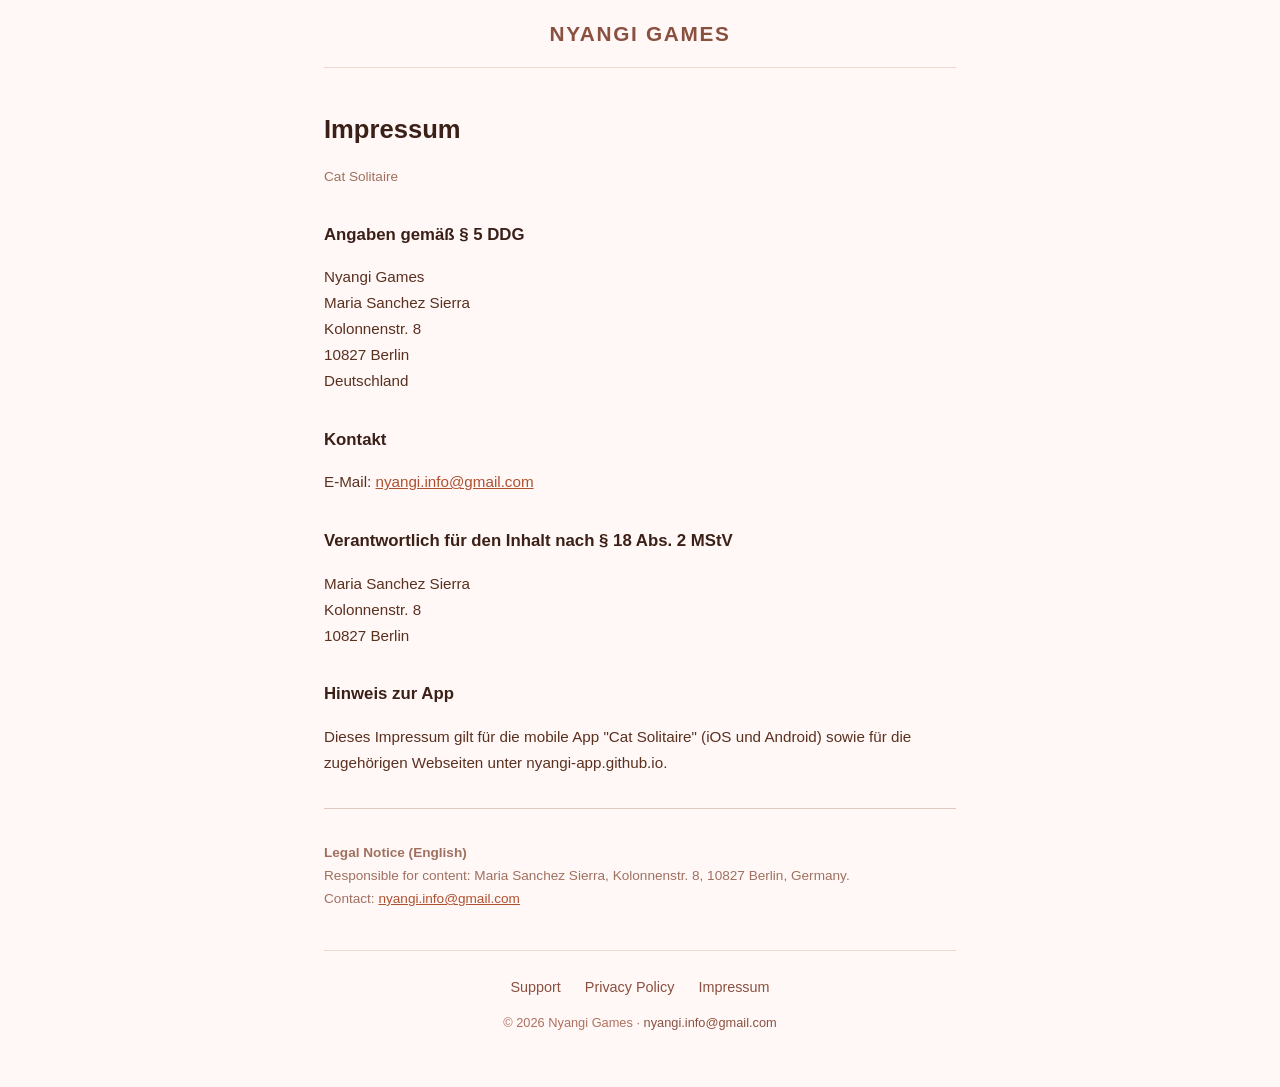
<file: impressum/index.html>
<!DOCTYPE html>
<html lang="de">
<head>
    <meta charset="UTF-8">
    <meta name="viewport" content="width=device-width, initial-scale=1.0">
    <title>Impressum – Cat Solitaire</title>
    <link rel="icon" href="../favicon.ico">
    <link rel="stylesheet" href="../shared.css">
    <script src="../components.js" defer></script>
</head>
<body>
    <h1>Impressum</h1>
    <p class="meta">Cat Solitaire</p>

    <h2>Angaben gemäß § 5 DDG</h2>
    <p>
        Nyangi Games<br>
        Maria Sanchez Sierra<br>
        Kolonnenstr. 8<br>
        10827 Berlin<br>
        Deutschland
    </p>

    <h2>Kontakt</h2>
    <p>
        E-Mail: <a href="mailto:nyangi.info@gmail.com">nyangi.info@gmail.com</a>
    </p>

    <h2>Verantwortlich für den Inhalt nach § 18 Abs. 2 MStV</h2>
    <p>
        Maria Sanchez Sierra<br>
        Kolonnenstr. 8<br>
        10827 Berlin
    </p>

    <h2>Hinweis zur App</h2>
    <p>
        Dieses Impressum gilt für die mobile App "Cat Solitaire" (iOS und Android) sowie für die zugehörigen Webseiten unter nyangi-app.github.io.
    </p>

    <hr style="border:none; border-top:1px solid #e0c8c0; margin:32px 0;">

    <p class="meta">
        <strong>Legal Notice (English)</strong><br>
        Responsible for content: Maria Sanchez Sierra, Kolonnenstr. 8, 10827 Berlin, Germany.<br>
        Contact: <a href="mailto:nyangi.info@gmail.com">nyangi.info@gmail.com</a>
    </p>
</body>
</html>
</file>
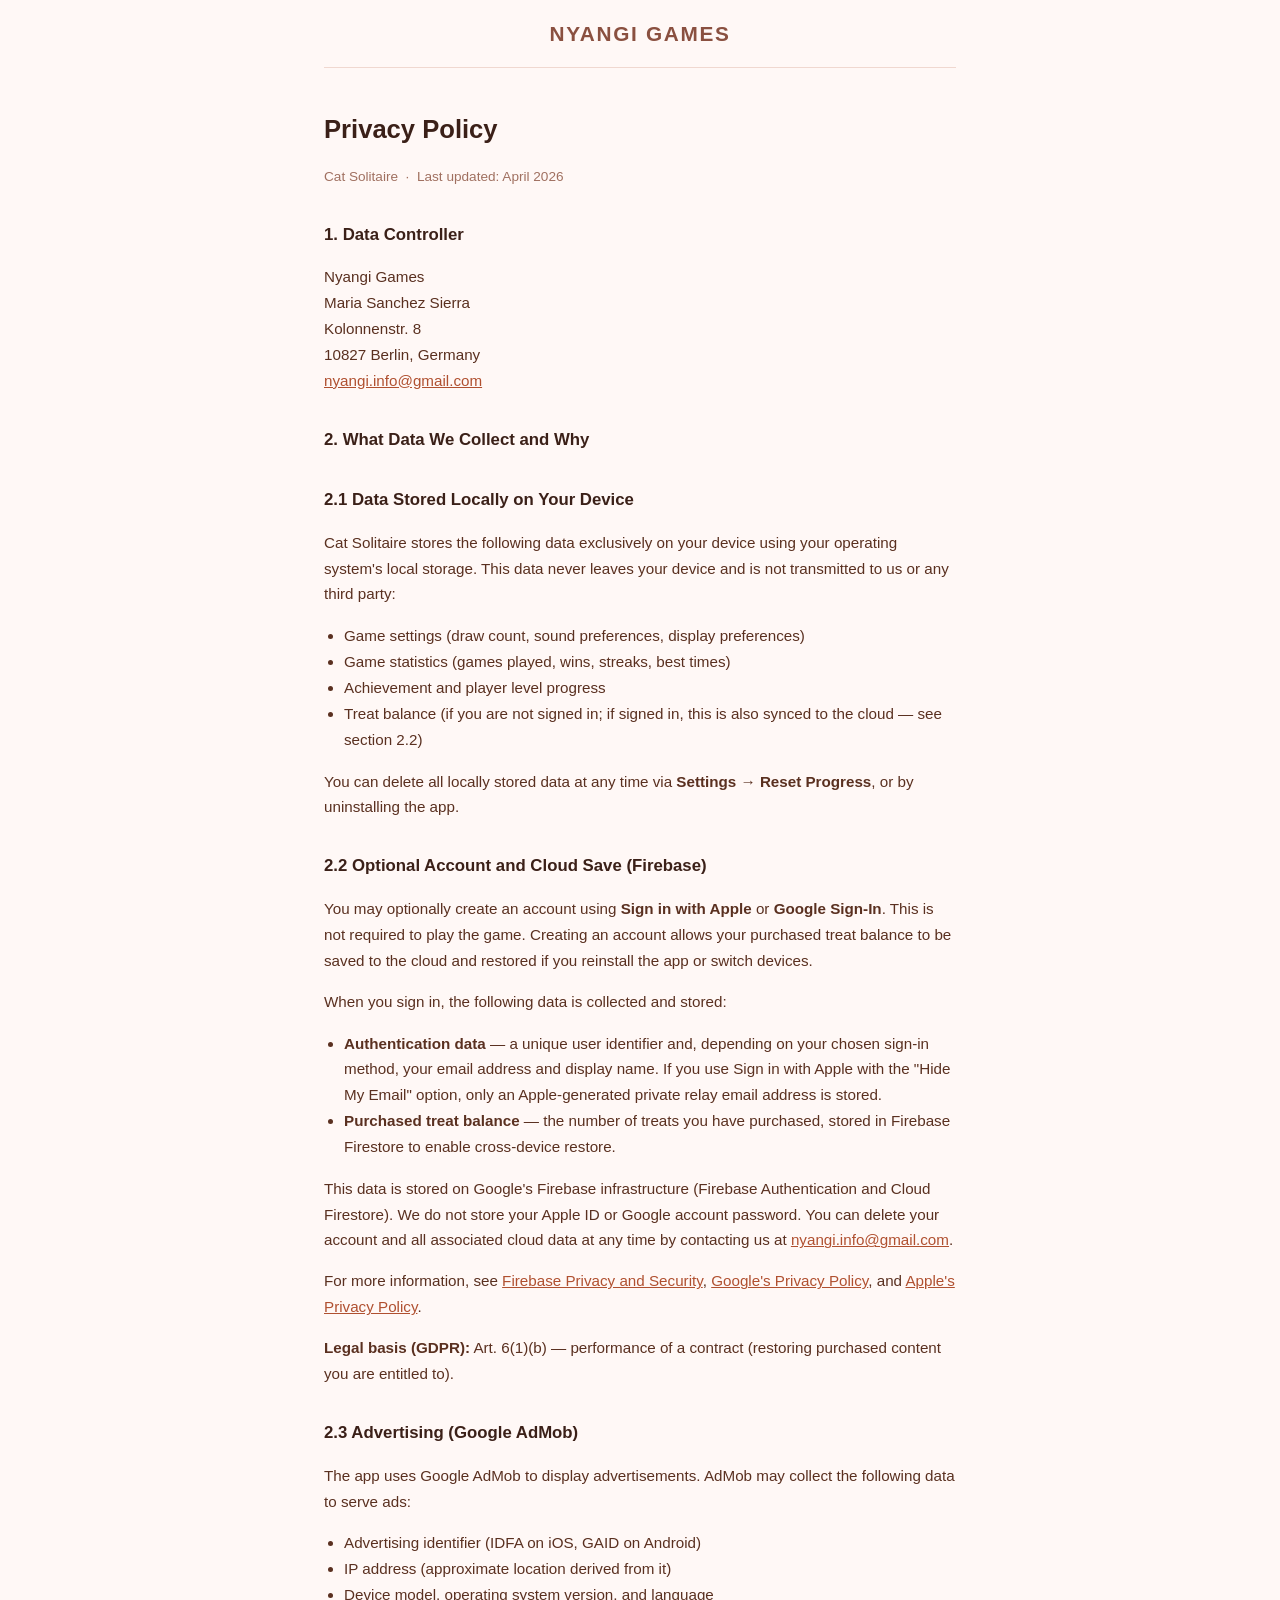
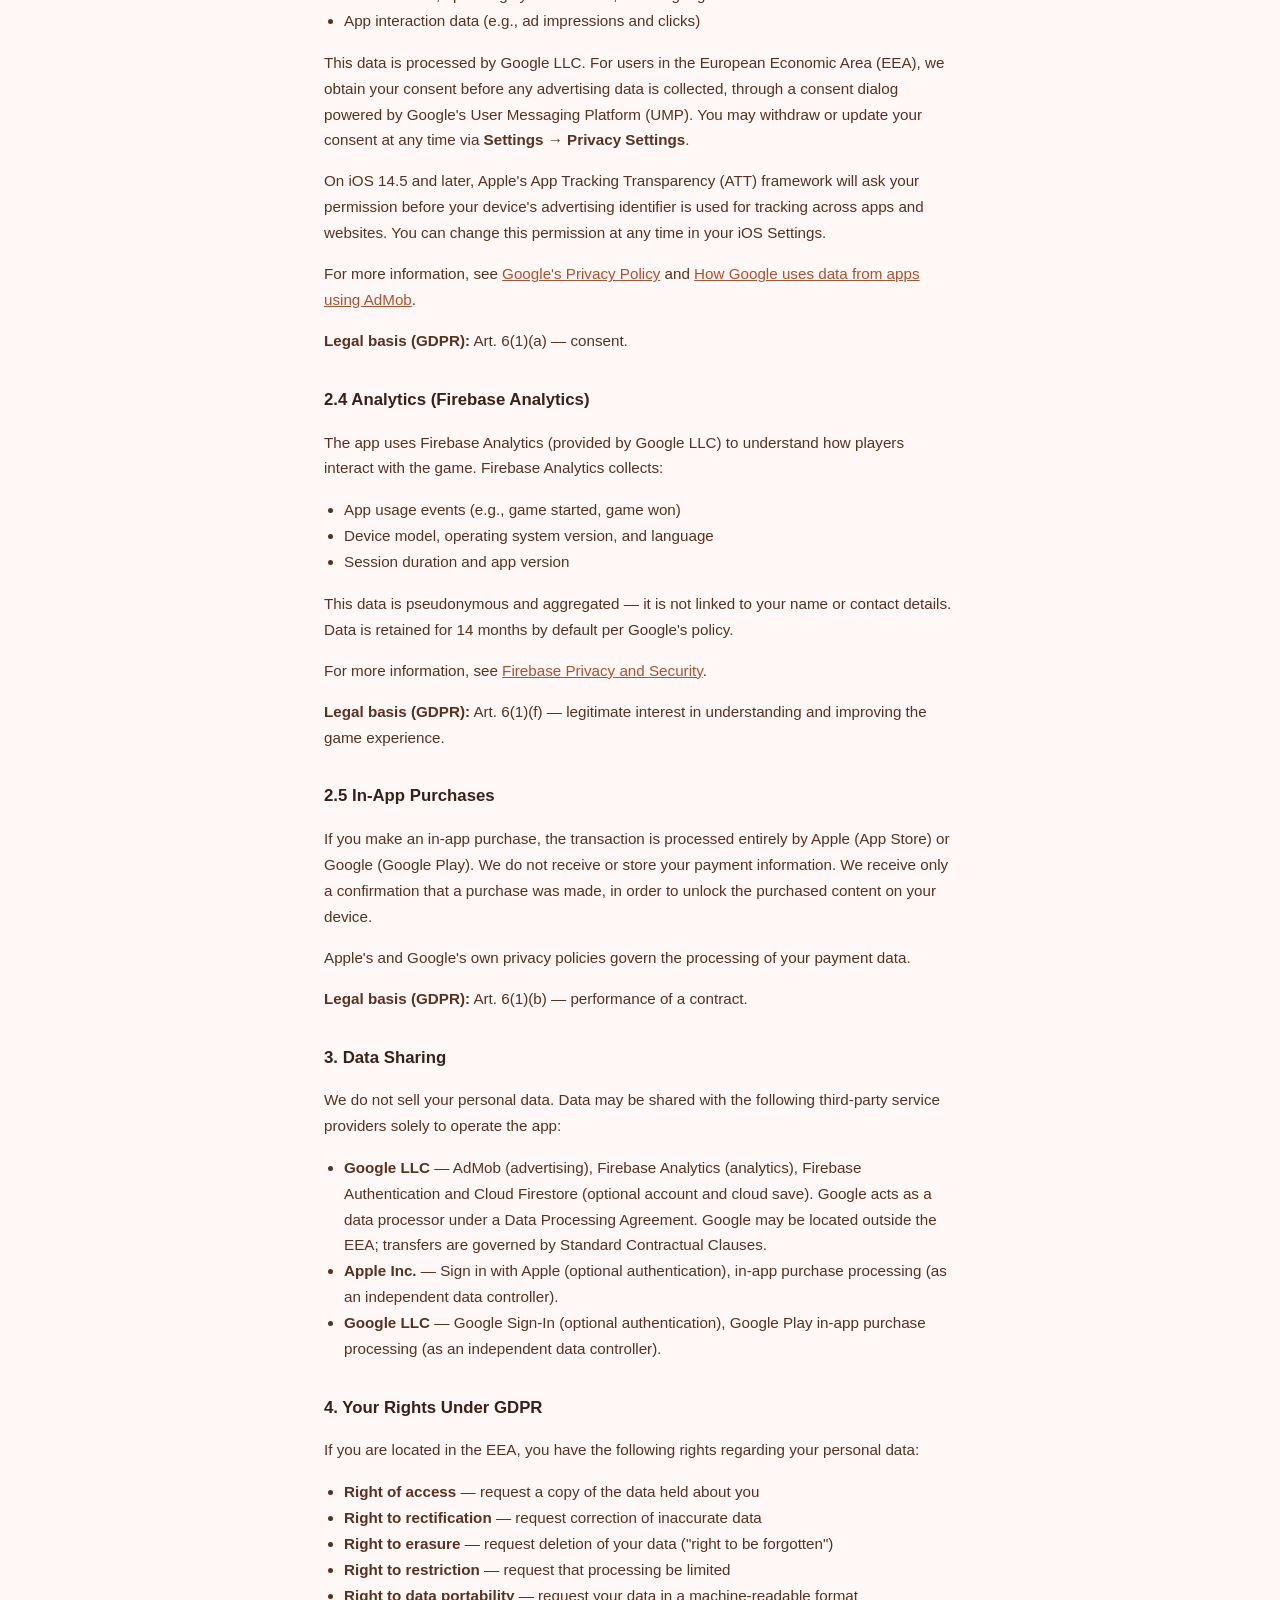
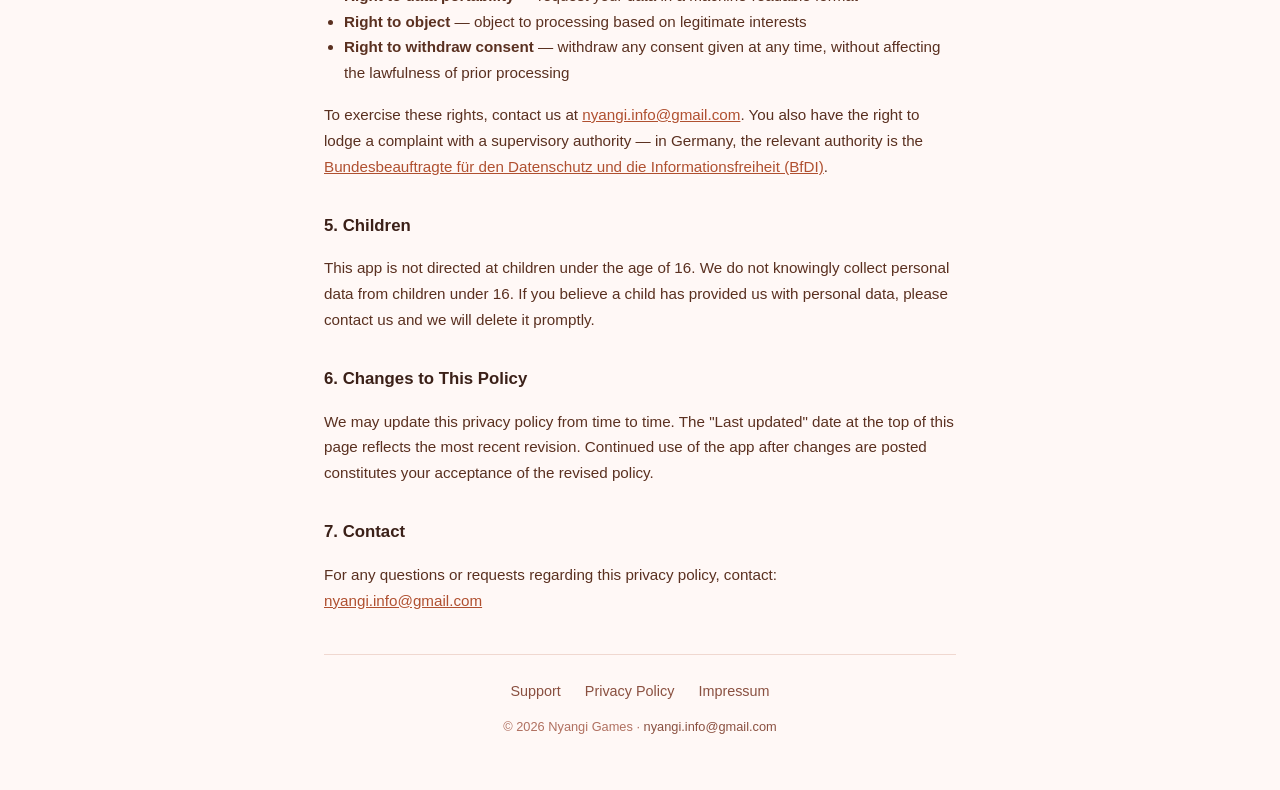
<file: privacy/index.html>
<!DOCTYPE html>
<html lang="en">
<head>
    <meta charset="UTF-8">
    <meta name="viewport" content="width=device-width, initial-scale=1.0">
    <title>Privacy Policy – Cat Solitaire</title>
    <link rel="icon" href="../favicon.ico">
    <link rel="stylesheet" href="../shared.css">
    <script src="../components.js" defer></script>
</head>
<body>
    <h1>Privacy Policy</h1>
    <p class="meta">Cat Solitaire &nbsp;·&nbsp; Last updated: April 2026</p>

    <h2>1. Data Controller</h2>
    <p>
        Nyangi Games<br>
        Maria Sanchez Sierra<br>
        Kolonnenstr. 8<br>
        10827 Berlin, Germany<br>
        <a href="mailto:nyangi.info@gmail.com">nyangi.info@gmail.com</a>
    </p>

    <h2>2. What Data We Collect and Why</h2>

    <h2>2.1 Data Stored Locally on Your Device</h2>
    <p>
        Cat Solitaire stores the following data exclusively on your device using your operating system's local storage. This data never leaves your device and is not transmitted to us or any third party:
    </p>
    <ul>
        <li>Game settings (draw count, sound preferences, display preferences)</li>
        <li>Game statistics (games played, wins, streaks, best times)</li>
        <li>Achievement and player level progress</li>
        <li>Treat balance (if you are not signed in; if signed in, this is also synced to the cloud — see section 2.2)</li>
    </ul>
    <p>
        You can delete all locally stored data at any time via <strong>Settings → Reset Progress</strong>, or by uninstalling the app.
    </p>

    <h2>2.2 Optional Account and Cloud Save (Firebase)</h2>
    <p>
        You may optionally create an account using <strong>Sign in with Apple</strong> or <strong>Google Sign-In</strong>. This is not required to play the game. Creating an account allows your purchased treat balance to be saved to the cloud and restored if you reinstall the app or switch devices.
    </p>
    <p>When you sign in, the following data is collected and stored:</p>
    <ul>
        <li><strong>Authentication data</strong> — a unique user identifier and, depending on your chosen sign-in method, your email address and display name. If you use Sign in with Apple with the "Hide My Email" option, only an Apple-generated private relay email address is stored.</li>
        <li><strong>Purchased treat balance</strong> — the number of treats you have purchased, stored in Firebase Firestore to enable cross-device restore.</li>
    </ul>
    <p>
        This data is stored on Google's Firebase infrastructure (Firebase Authentication and Cloud Firestore). We do not store your Apple ID or Google account password. You can delete your account and all associated cloud data at any time by contacting us at <a href="mailto:nyangi.info@gmail.com">nyangi.info@gmail.com</a>.
    </p>
    <p>
        For more information, see <a href="https://firebase.google.com/support/privacy" target="_blank" rel="noopener">Firebase Privacy and Security</a>, <a href="https://policies.google.com/privacy" target="_blank" rel="noopener">Google's Privacy Policy</a>, and <a href="https://www.apple.com/legal/privacy/" target="_blank" rel="noopener">Apple's Privacy Policy</a>.
    </p>
    <p>
        <strong>Legal basis (GDPR):</strong> Art. 6(1)(b) — performance of a contract (restoring purchased content you are entitled to).
    </p>

    <h2>2.3 Advertising (Google AdMob)</h2>
    <p>
        The app uses Google AdMob to display advertisements. AdMob may collect the following data to serve ads:
    </p>
    <ul>
        <li>Advertising identifier (IDFA on iOS, GAID on Android)</li>
        <li>IP address (approximate location derived from it)</li>
        <li>Device model, operating system version, and language</li>
        <li>App interaction data (e.g., ad impressions and clicks)</li>
    </ul>
    <p>
        This data is processed by Google LLC. For users in the European Economic Area (EEA), we obtain your consent before any advertising data is collected, through a consent dialog powered by Google's User Messaging Platform (UMP). You may withdraw or update your consent at any time via <strong>Settings → Privacy Settings</strong>.
    </p>
    <p>
        On iOS 14.5 and later, Apple's App Tracking Transparency (ATT) framework will ask your permission before your device's advertising identifier is used for tracking across apps and websites. You can change this permission at any time in your iOS Settings.
    </p>
    <p>
        For more information, see <a href="https://policies.google.com/privacy" target="_blank" rel="noopener">Google's Privacy Policy</a> and <a href="https://support.google.com/admob/answer/6128543" target="_blank" rel="noopener">How Google uses data from apps using AdMob</a>.
    </p>
    <p>
        <strong>Legal basis (GDPR):</strong> Art. 6(1)(a) — consent.
    </p>

    <h2>2.4 Analytics (Firebase Analytics)</h2>
    <p>
        The app uses Firebase Analytics (provided by Google LLC) to understand how players interact with the game. Firebase Analytics collects:
    </p>
    <ul>
        <li>App usage events (e.g., game started, game won)</li>
        <li>Device model, operating system version, and language</li>
        <li>Session duration and app version</li>
    </ul>
    <p>
        This data is pseudonymous and aggregated — it is not linked to your name or contact details. Data is retained for 14 months by default per Google's policy.
    </p>
    <p>
        For more information, see <a href="https://firebase.google.com/support/privacy" target="_blank" rel="noopener">Firebase Privacy and Security</a>.
    </p>
    <p>
        <strong>Legal basis (GDPR):</strong> Art. 6(1)(f) — legitimate interest in understanding and improving the game experience.
    </p>

    <h2>2.5 In-App Purchases</h2>
    <p>
        If you make an in-app purchase, the transaction is processed entirely by Apple (App Store) or Google (Google Play). We do not receive or store your payment information. We receive only a confirmation that a purchase was made, in order to unlock the purchased content on your device.
    </p>
    <p>
        Apple's and Google's own privacy policies govern the processing of your payment data.
    </p>
    <p>
        <strong>Legal basis (GDPR):</strong> Art. 6(1)(b) — performance of a contract.
    </p>

    <h2>3. Data Sharing</h2>
    <p>
        We do not sell your personal data. Data may be shared with the following third-party service providers solely to operate the app:
    </p>
    <ul>
        <li><strong>Google LLC</strong> — AdMob (advertising), Firebase Analytics (analytics), Firebase Authentication and Cloud Firestore (optional account and cloud save). Google acts as a data processor under a Data Processing Agreement. Google may be located outside the EEA; transfers are governed by Standard Contractual Clauses.</li>
        <li><strong>Apple Inc.</strong> — Sign in with Apple (optional authentication), in-app purchase processing (as an independent data controller).</li>
        <li><strong>Google LLC</strong> — Google Sign-In (optional authentication), Google Play in-app purchase processing (as an independent data controller).</li>
    </ul>

    <h2>4. Your Rights Under GDPR</h2>
    <p>If you are located in the EEA, you have the following rights regarding your personal data:</p>
    <ul>
        <li><strong>Right of access</strong> — request a copy of the data held about you</li>
        <li><strong>Right to rectification</strong> — request correction of inaccurate data</li>
        <li><strong>Right to erasure</strong> — request deletion of your data ("right to be forgotten")</li>
        <li><strong>Right to restriction</strong> — request that processing be limited</li>
        <li><strong>Right to data portability</strong> — request your data in a machine-readable format</li>
        <li><strong>Right to object</strong> — object to processing based on legitimate interests</li>
        <li><strong>Right to withdraw consent</strong> — withdraw any consent given at any time, without affecting the lawfulness of prior processing</li>
    </ul>
    <p>
        To exercise these rights, contact us at <a href="mailto:nyangi.info@gmail.com">nyangi.info@gmail.com</a>. You also have the right to lodge a complaint with a supervisory authority — in Germany, the relevant authority is the <a href="https://www.bfdi.bund.de" target="_blank" rel="noopener">Bundesbeauftragte für den Datenschutz und die Informationsfreiheit (BfDI)</a>.
    </p>

    <h2>5. Children</h2>
    <p>
        This app is not directed at children under the age of 16. We do not knowingly collect personal data from children under 16. If you believe a child has provided us with personal data, please contact us and we will delete it promptly.
    </p>

    <h2>6. Changes to This Policy</h2>
    <p>
        We may update this privacy policy from time to time. The "Last updated" date at the top of this page reflects the most recent revision. Continued use of the app after changes are posted constitutes your acceptance of the revised policy.
    </p>

    <h2>7. Contact</h2>
    <p>
        For any questions or requests regarding this privacy policy, contact:<br>
        <a href="mailto:nyangi.info@gmail.com">nyangi.info@gmail.com</a>
    </p>
</body>
</html>
</file>
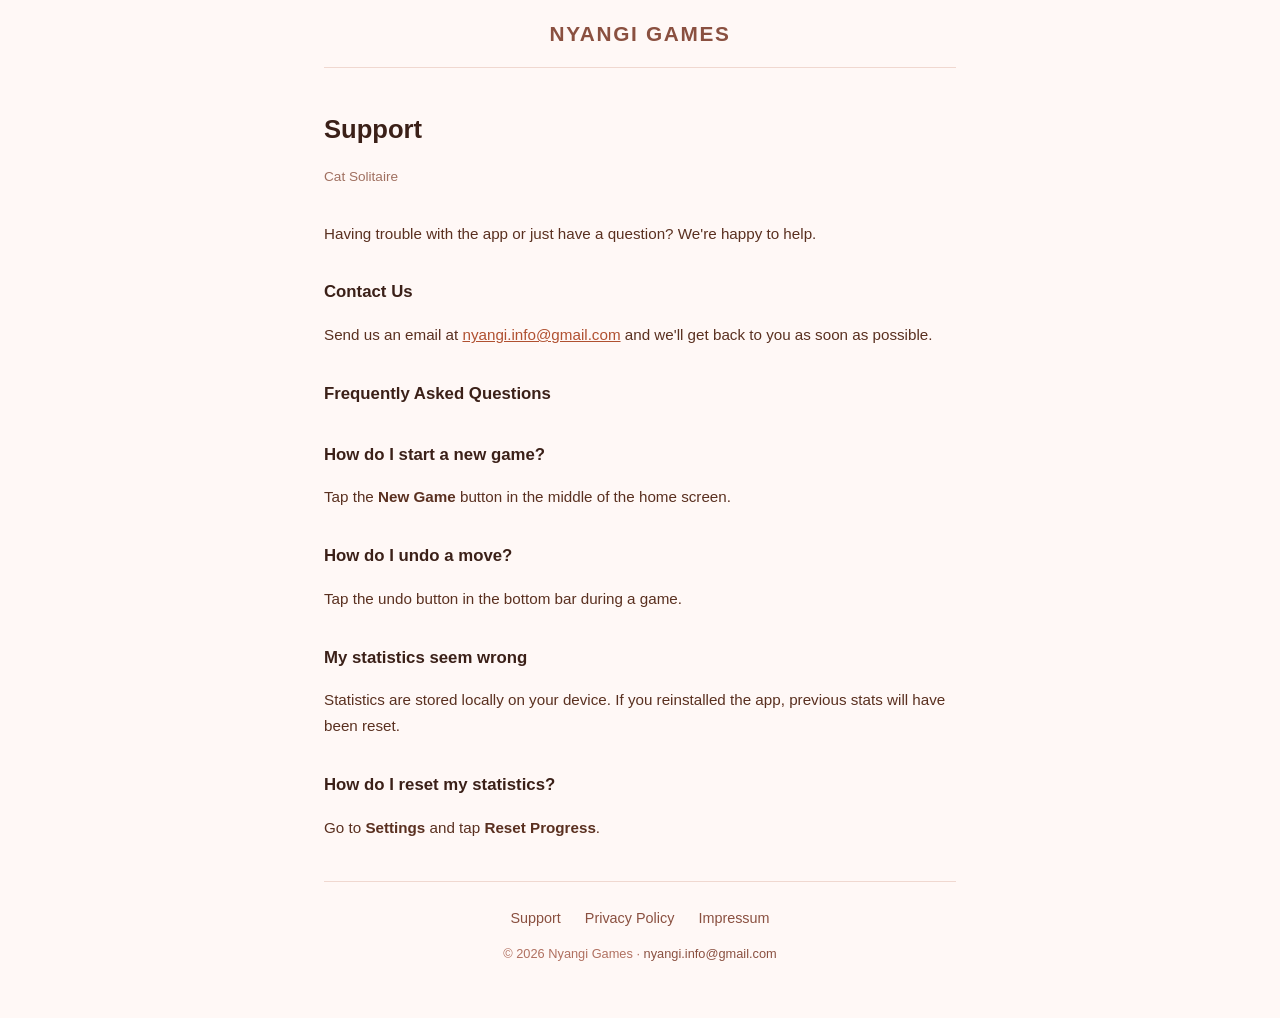
<file: support/index.html>
<!DOCTYPE html>
<html lang="en">
<head>
    <meta charset="UTF-8">
    <meta name="viewport" content="width=device-width, initial-scale=1.0">
    <title>Support – Cat Solitaire</title>
    <link rel="icon" href="../favicon.ico">
    <link rel="stylesheet" href="../shared.css">
    <script src="../components.js" defer></script>
</head>
<body>
    <h1>Support</h1>
    <p class="meta">Cat Solitaire</p>

    <p>Having trouble with the app or just have a question? We're happy to help.</p>

    <h2>Contact Us</h2>
    <p>Send us an email at <a href="mailto:nyangi.info@gmail.com">nyangi.info@gmail.com</a> and we'll get back to you as soon as possible.</p>

    <h2>Frequently Asked Questions</h2>

    <h2>How do I start a new game?</h2>
    <p>Tap the <strong>New Game</strong> button in the middle of the home screen.</p>

    <h2>How do I undo a move?</h2>
    <p>Tap the undo button in the bottom bar during a game.</p>

    <h2>My statistics seem wrong</h2>
    <p>Statistics are stored locally on your device. If you reinstalled the app, previous stats will have been reset.</p>

    <h2>How do I reset my statistics?</h2>
    <p>Go to <strong>Settings</strong> and tap <strong>Reset Progress</strong>.</p>
</body>
</html>
</file>
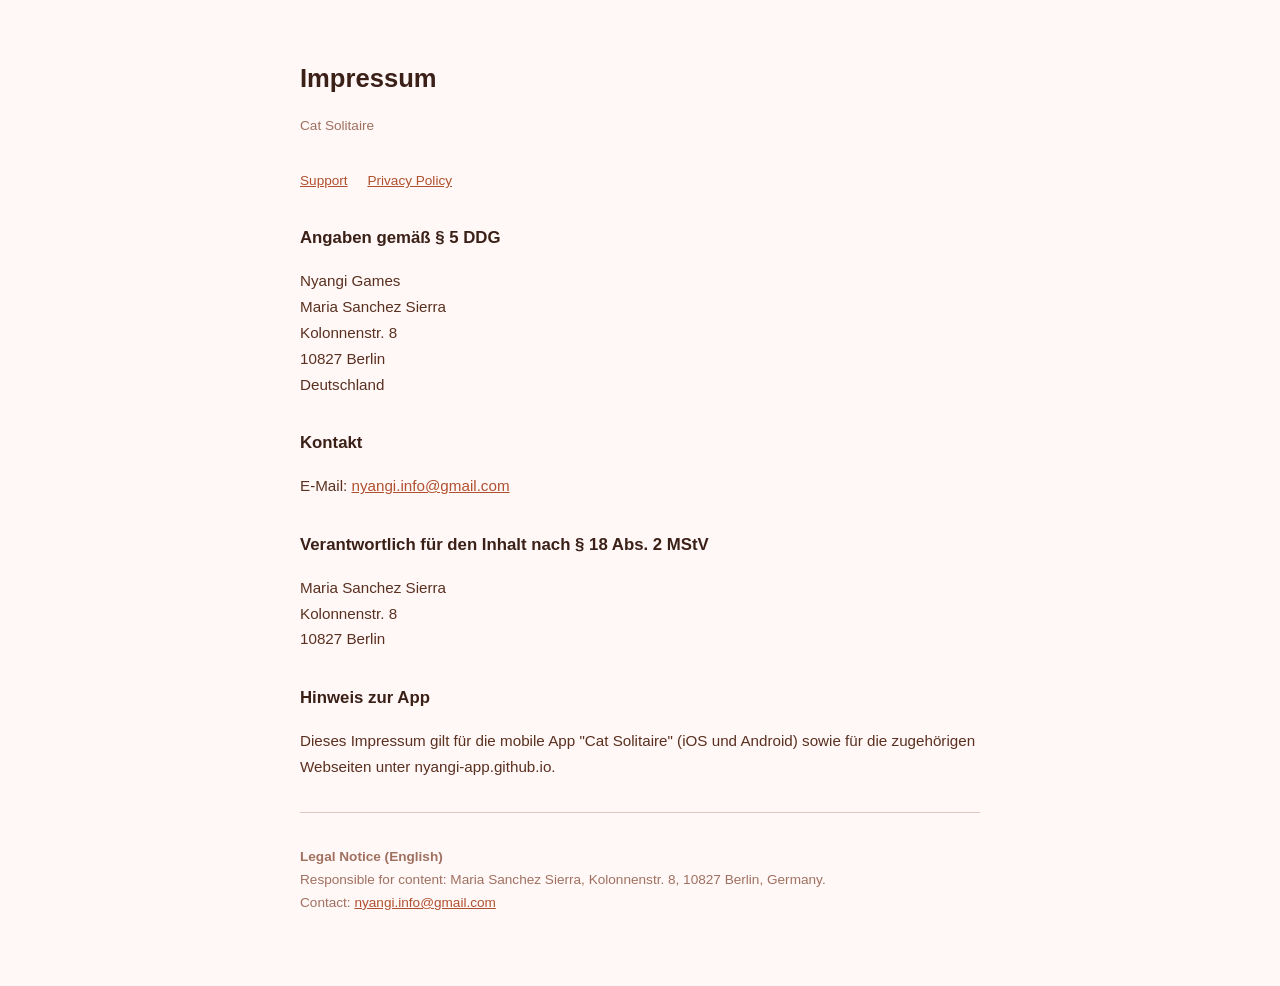
<file: impressum.html>
<!DOCTYPE html>
<html lang="de">
<head>
    <meta charset="UTF-8">
    <meta name="viewport" content="width=device-width, initial-scale=1.0">
    <title>Impressum – Cat Solitaire</title>
    <style>
        body {
            font-family: -apple-system, BlinkMacSystemFont, "Segoe UI", sans-serif;
            max-width: 680px;
            margin: 0 auto;
            padding: 40px 24px;
            color: #3b2018;
            background: #fff8f6;
            line-height: 1.7;
        }
        h1 {
            font-size: 1.6rem;
            margin-bottom: 4px;
        }
        h2 {
            font-size: 1.05rem;
            margin-top: 32px;
            margin-bottom: 6px;
        }
        p, li {
            font-size: 0.95rem;
            color: #5a3020;
        }
        ul {
            padding-left: 20px;
        }
        .meta {
            font-size: 0.85rem;
            color: #a07060;
            margin-bottom: 32px;
        }
        a {
            color: #b05030;
        }
        nav {
            font-size: 0.85rem;
            margin-bottom: 32px;
        }
        nav a {
            margin-right: 16px;
        }
    </style>
</head>
<body>
    <h1>Impressum</h1>
    <p class="meta">Cat Solitaire</p>

    <nav>
        <a href="support.html">Support</a>
        <a href="privacy.html">Privacy Policy</a>
    </nav>

    <h2>Angaben gemäß § 5 DDG</h2>
    <p>
        Nyangi Games<br>
        Maria Sanchez Sierra<br>
        Kolonnenstr. 8<br>
        10827 Berlin<br>
        Deutschland
    </p>

    <h2>Kontakt</h2>
    <p>
        E-Mail: <a href="mailto:nyangi.info@gmail.com">nyangi.info@gmail.com</a>
    </p>

    <h2>Verantwortlich für den Inhalt nach § 18 Abs. 2 MStV</h2>
    <p>
        Maria Sanchez Sierra<br>
        Kolonnenstr. 8<br>
        10827 Berlin
    </p>

    <h2>Hinweis zur App</h2>
    <p>
        Dieses Impressum gilt für die mobile App "Cat Solitaire" (iOS und Android) sowie für die zugehörigen Webseiten unter nyangi-app.github.io.
    </p>

    <hr style="border:none; border-top:1px solid #e0c8c0; margin:32px 0;">

    <p class="meta">
        <strong>Legal Notice (English)</strong><br>
        Responsible for content: Maria Sanchez Sierra, Kolonnenstr. 8, 10827 Berlin, Germany.<br>
        Contact: <a href="mailto:nyangi.info@gmail.com">nyangi.info@gmail.com</a>
    </p>
</body>
</html>
</file>
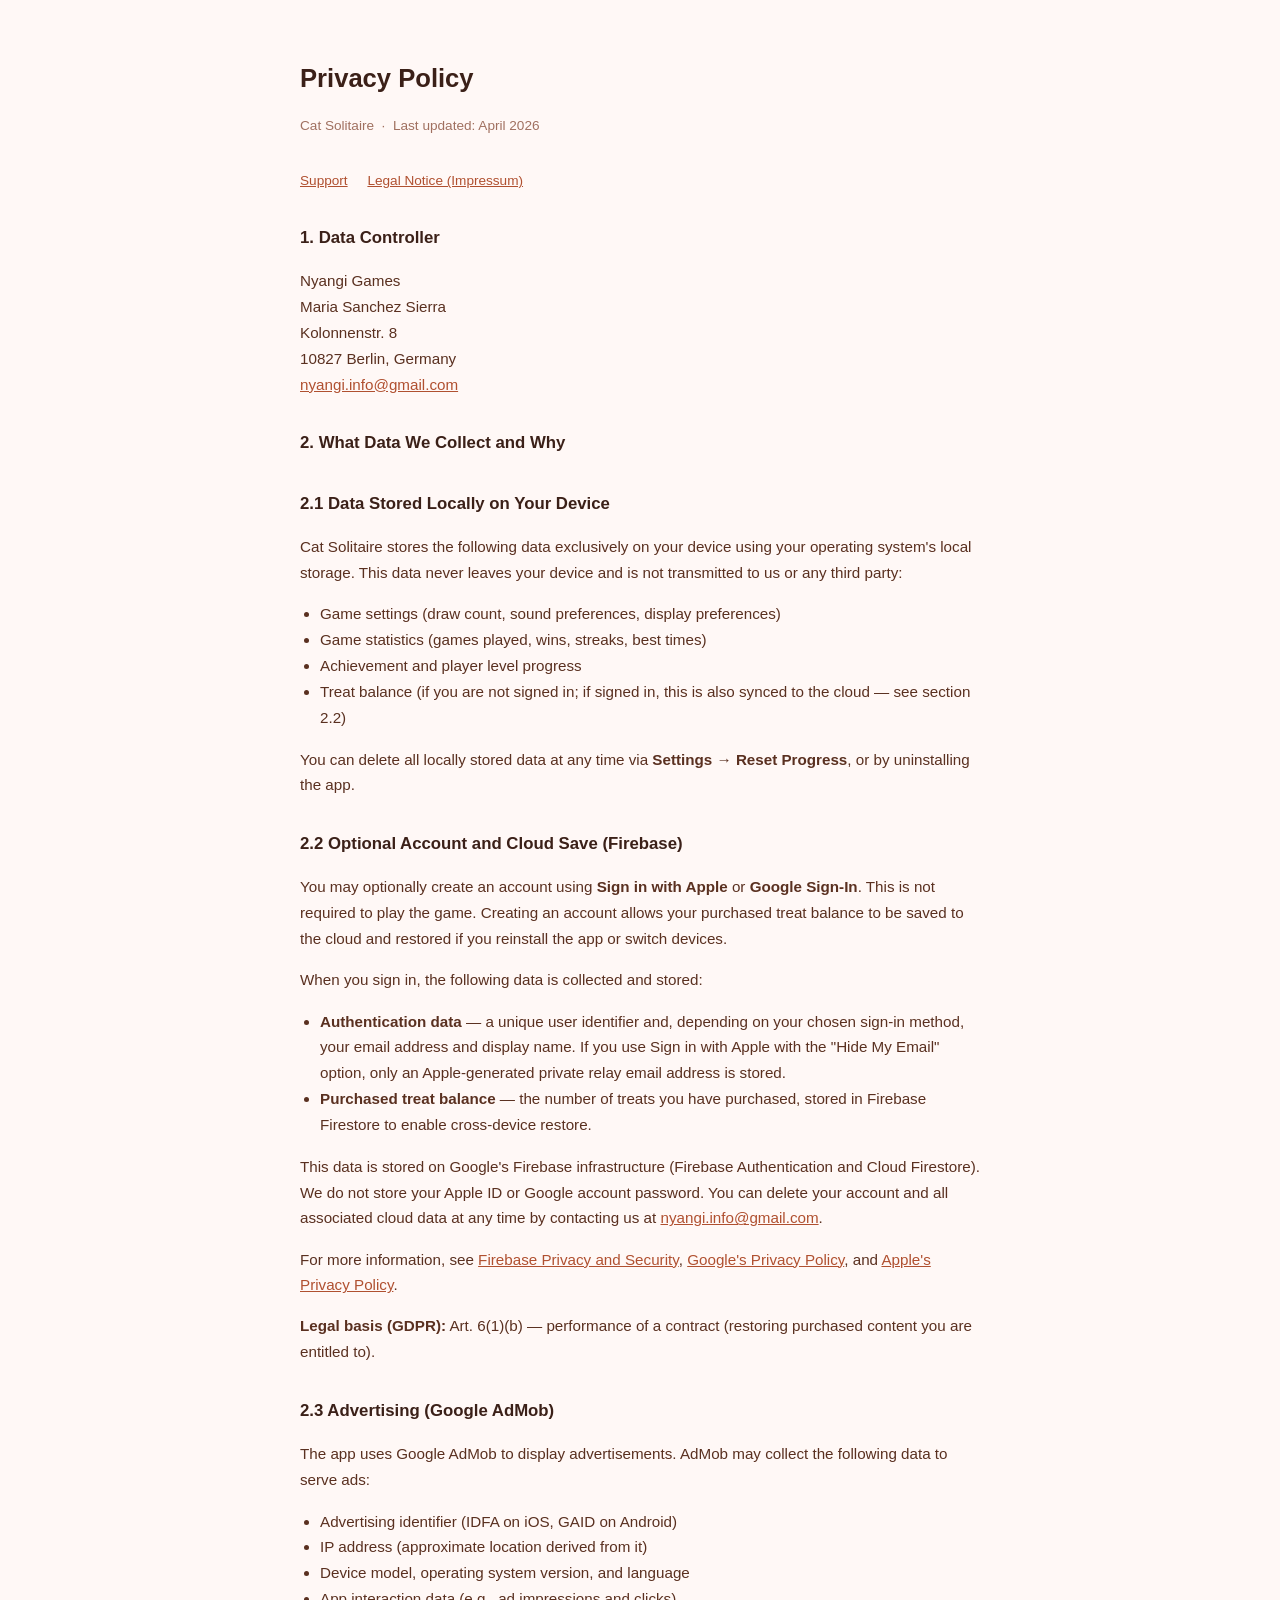
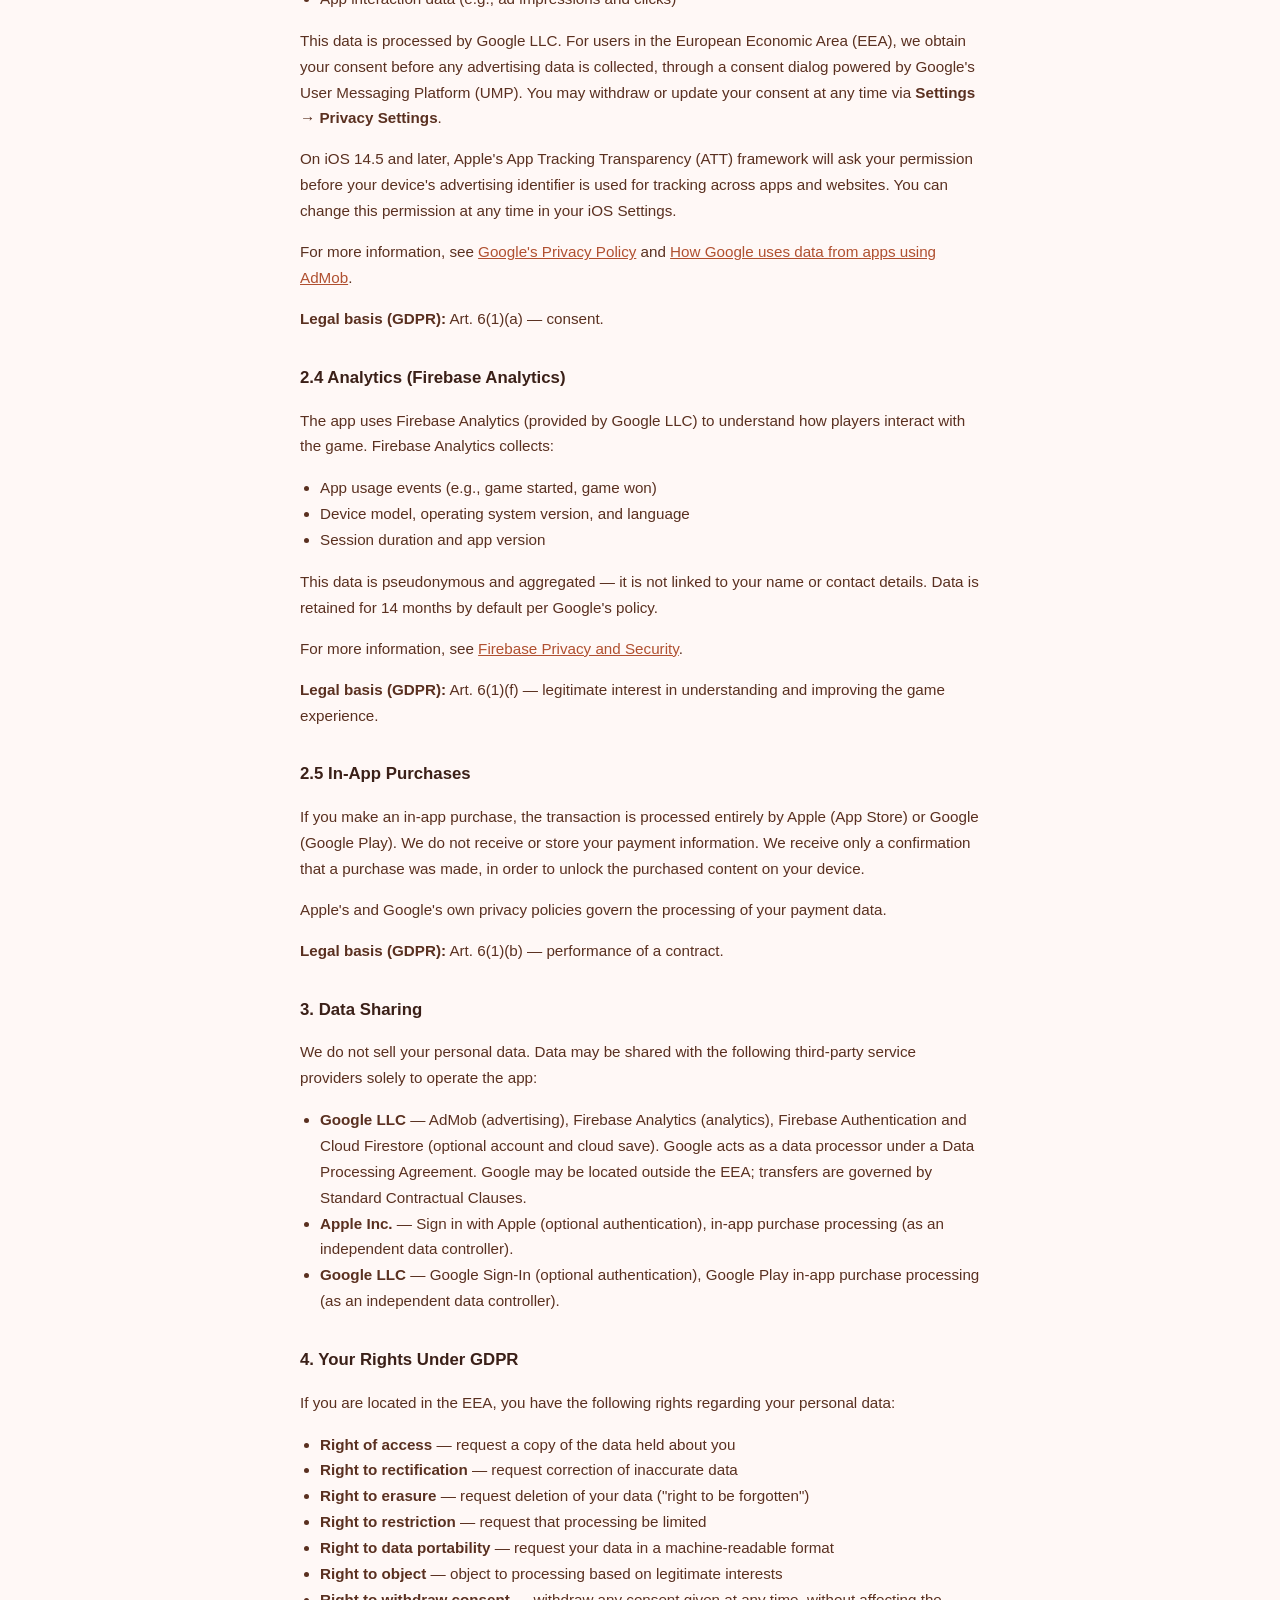
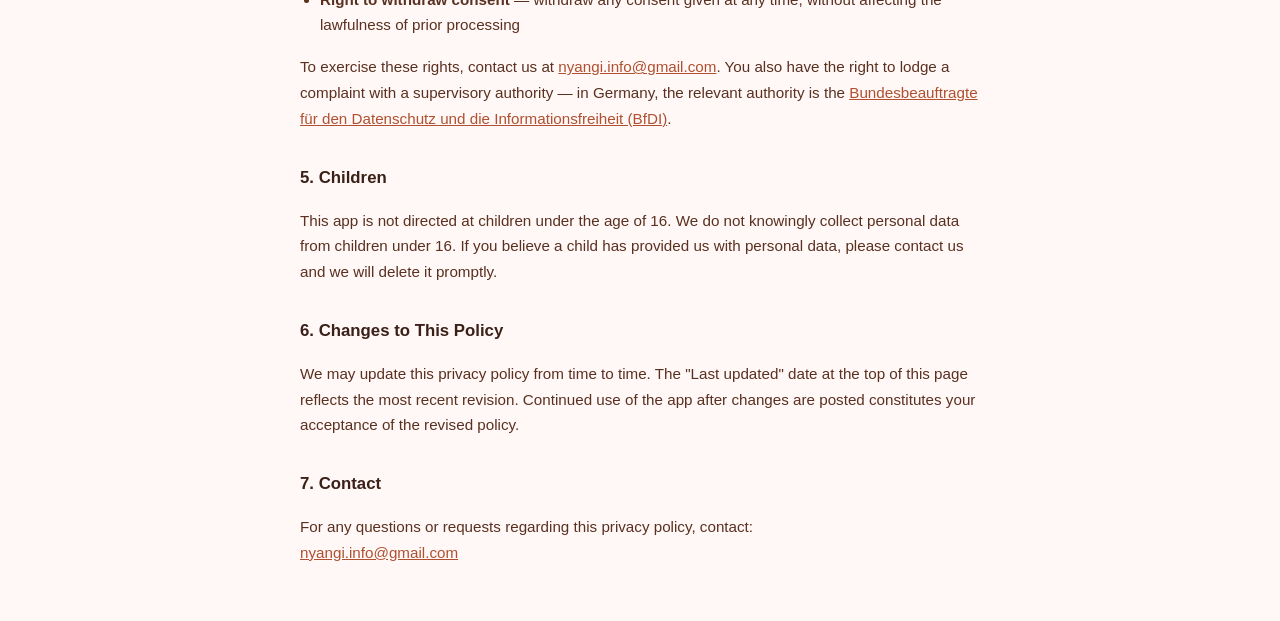
<file: privacy.html>
<!DOCTYPE html>
<html lang="en">
<head>
    <meta charset="UTF-8">
    <meta name="viewport" content="width=device-width, initial-scale=1.0">
    <title>Privacy Policy – Cat Solitaire</title>
    <style>
        body {
            font-family: -apple-system, BlinkMacSystemFont, "Segoe UI", sans-serif;
            max-width: 680px;
            margin: 0 auto;
            padding: 40px 24px;
            color: #3b2018;
            background: #fff8f6;
            line-height: 1.7;
        }
        h1 {
            font-size: 1.6rem;
            margin-bottom: 4px;
        }
        h2 {
            font-size: 1.05rem;
            margin-top: 32px;
            margin-bottom: 6px;
        }
        p, li {
            font-size: 0.95rem;
            color: #5a3020;
        }
        ul {
            padding-left: 20px;
        }
        .meta {
            font-size: 0.85rem;
            color: #a07060;
            margin-bottom: 32px;
        }
        a {
            color: #b05030;
        }
        nav {
            font-size: 0.85rem;
            margin-bottom: 32px;
        }
        nav a {
            margin-right: 16px;
        }
    </style>
</head>
<body>
    <h1>Privacy Policy</h1>
    <p class="meta">Cat Solitaire &nbsp;·&nbsp; Last updated: April 2026</p>

    <nav>
        <a href="support.html">Support</a>
        <a href="impressum.html">Legal Notice (Impressum)</a>
    </nav>

    <h2>1. Data Controller</h2>
    <p>
        Nyangi Games<br>
        Maria Sanchez Sierra<br>
        Kolonnenstr. 8<br>
        10827 Berlin, Germany<br>
        <a href="mailto:nyangi.info@gmail.com">nyangi.info@gmail.com</a>
    </p>

    <h2>2. What Data We Collect and Why</h2>

    <h2>2.1 Data Stored Locally on Your Device</h2>
    <p>
        Cat Solitaire stores the following data exclusively on your device using your operating system's local storage. This data never leaves your device and is not transmitted to us or any third party:
    </p>
    <ul>
        <li>Game settings (draw count, sound preferences, display preferences)</li>
        <li>Game statistics (games played, wins, streaks, best times)</li>
        <li>Achievement and player level progress</li>
        <li>Treat balance (if you are not signed in; if signed in, this is also synced to the cloud — see section 2.2)</li>
    </ul>
    <p>
        You can delete all locally stored data at any time via <strong>Settings → Reset Progress</strong>, or by uninstalling the app.
    </p>

    <h2>2.2 Optional Account and Cloud Save (Firebase)</h2>
    <p>
        You may optionally create an account using <strong>Sign in with Apple</strong> or <strong>Google Sign-In</strong>. This is not required to play the game. Creating an account allows your purchased treat balance to be saved to the cloud and restored if you reinstall the app or switch devices.
    </p>
    <p>When you sign in, the following data is collected and stored:</p>
    <ul>
        <li><strong>Authentication data</strong> — a unique user identifier and, depending on your chosen sign-in method, your email address and display name. If you use Sign in with Apple with the "Hide My Email" option, only an Apple-generated private relay email address is stored.</li>
        <li><strong>Purchased treat balance</strong> — the number of treats you have purchased, stored in Firebase Firestore to enable cross-device restore.</li>
    </ul>
    <p>
        This data is stored on Google's Firebase infrastructure (Firebase Authentication and Cloud Firestore). We do not store your Apple ID or Google account password. You can delete your account and all associated cloud data at any time by contacting us at <a href="mailto:nyangi.info@gmail.com">nyangi.info@gmail.com</a>.
    </p>
    <p>
        For more information, see <a href="https://firebase.google.com/support/privacy" target="_blank" rel="noopener">Firebase Privacy and Security</a>, <a href="https://policies.google.com/privacy" target="_blank" rel="noopener">Google's Privacy Policy</a>, and <a href="https://www.apple.com/legal/privacy/" target="_blank" rel="noopener">Apple's Privacy Policy</a>.
    </p>
    <p>
        <strong>Legal basis (GDPR):</strong> Art. 6(1)(b) — performance of a contract (restoring purchased content you are entitled to).
    </p>

    <h2>2.3 Advertising (Google AdMob)</h2>
    <p>
        The app uses Google AdMob to display advertisements. AdMob may collect the following data to serve ads:
    </p>
    <ul>
        <li>Advertising identifier (IDFA on iOS, GAID on Android)</li>
        <li>IP address (approximate location derived from it)</li>
        <li>Device model, operating system version, and language</li>
        <li>App interaction data (e.g., ad impressions and clicks)</li>
    </ul>
    <p>
        This data is processed by Google LLC. For users in the European Economic Area (EEA), we obtain your consent before any advertising data is collected, through a consent dialog powered by Google's User Messaging Platform (UMP). You may withdraw or update your consent at any time via <strong>Settings → Privacy Settings</strong>.
    </p>
    <p>
        On iOS 14.5 and later, Apple's App Tracking Transparency (ATT) framework will ask your permission before your device's advertising identifier is used for tracking across apps and websites. You can change this permission at any time in your iOS Settings.
    </p>
    <p>
        For more information, see <a href="https://policies.google.com/privacy" target="_blank" rel="noopener">Google's Privacy Policy</a> and <a href="https://support.google.com/admob/answer/6128543" target="_blank" rel="noopener">How Google uses data from apps using AdMob</a>.
    </p>
    <p>
        <strong>Legal basis (GDPR):</strong> Art. 6(1)(a) — consent.
    </p>

    <h2>2.4 Analytics (Firebase Analytics)</h2>
    <p>
        The app uses Firebase Analytics (provided by Google LLC) to understand how players interact with the game. Firebase Analytics collects:
    </p>
    <ul>
        <li>App usage events (e.g., game started, game won)</li>
        <li>Device model, operating system version, and language</li>
        <li>Session duration and app version</li>
    </ul>
    <p>
        This data is pseudonymous and aggregated — it is not linked to your name or contact details. Data is retained for 14 months by default per Google's policy.
    </p>
    <p>
        For more information, see <a href="https://firebase.google.com/support/privacy" target="_blank" rel="noopener">Firebase Privacy and Security</a>.
    </p>
    <p>
        <strong>Legal basis (GDPR):</strong> Art. 6(1)(f) — legitimate interest in understanding and improving the game experience.
    </p>

    <h2>2.5 In-App Purchases</h2>
    <p>
        If you make an in-app purchase, the transaction is processed entirely by Apple (App Store) or Google (Google Play). We do not receive or store your payment information. We receive only a confirmation that a purchase was made, in order to unlock the purchased content on your device.
    </p>
    <p>
        Apple's and Google's own privacy policies govern the processing of your payment data.
    </p>
    <p>
        <strong>Legal basis (GDPR):</strong> Art. 6(1)(b) — performance of a contract.
    </p>

    <h2>3. Data Sharing</h2>
    <p>
        We do not sell your personal data. Data may be shared with the following third-party service providers solely to operate the app:
    </p>
    <ul>
        <li><strong>Google LLC</strong> — AdMob (advertising), Firebase Analytics (analytics), Firebase Authentication and Cloud Firestore (optional account and cloud save). Google acts as a data processor under a Data Processing Agreement. Google may be located outside the EEA; transfers are governed by Standard Contractual Clauses.</li>
        <li><strong>Apple Inc.</strong> — Sign in with Apple (optional authentication), in-app purchase processing (as an independent data controller).</li>
        <li><strong>Google LLC</strong> — Google Sign-In (optional authentication), Google Play in-app purchase processing (as an independent data controller).</li>
    </ul>

    <h2>4. Your Rights Under GDPR</h2>
    <p>If you are located in the EEA, you have the following rights regarding your personal data:</p>
    <ul>
        <li><strong>Right of access</strong> — request a copy of the data held about you</li>
        <li><strong>Right to rectification</strong> — request correction of inaccurate data</li>
        <li><strong>Right to erasure</strong> — request deletion of your data ("right to be forgotten")</li>
        <li><strong>Right to restriction</strong> — request that processing be limited</li>
        <li><strong>Right to data portability</strong> — request your data in a machine-readable format</li>
        <li><strong>Right to object</strong> — object to processing based on legitimate interests</li>
        <li><strong>Right to withdraw consent</strong> — withdraw any consent given at any time, without affecting the lawfulness of prior processing</li>
    </ul>
    <p>
        To exercise these rights, contact us at <a href="mailto:nyangi.info@gmail.com">nyangi.info@gmail.com</a>. You also have the right to lodge a complaint with a supervisory authority — in Germany, the relevant authority is the <a href="https://www.bfdi.bund.de" target="_blank" rel="noopener">Bundesbeauftragte für den Datenschutz und die Informationsfreiheit (BfDI)</a>.
    </p>

    <h2>5. Children</h2>
    <p>
        This app is not directed at children under the age of 16. We do not knowingly collect personal data from children under 16. If you believe a child has provided us with personal data, please contact us and we will delete it promptly.
    </p>

    <h2>6. Changes to This Policy</h2>
    <p>
        We may update this privacy policy from time to time. The "Last updated" date at the top of this page reflects the most recent revision. Continued use of the app after changes are posted constitutes your acceptance of the revised policy.
    </p>

    <h2>7. Contact</h2>
    <p>
        For any questions or requests regarding this privacy policy, contact:<br>
        <a href="mailto:nyangi.info@gmail.com">nyangi.info@gmail.com</a>
    </p>
</body>
</html>
</file>
<file: shared.css>
* { box-sizing: border-box; }
body {
    font-family: -apple-system, BlinkMacSystemFont, "Segoe UI", sans-serif;
    max-width: 680px;
    margin: 0 auto;
    padding: 0 24px 40px;
    color: #3b2018;
    background: #fff8f6;
    line-height: 1.7;
}
a { color: #b05030; }
h1 {
    font-size: 1.6rem;
    margin-bottom: 4px;
}
h2 {
    font-size: 1.05rem;
    margin-top: 32px;
    margin-bottom: 6px;
}
p, li {
    font-size: 0.95rem;
    color: #5a3020;
}
ul { padding-left: 20px; }
.meta {
    font-size: 0.85rem;
    color: #a07060;
    margin-bottom: 32px;
}
header {
    padding: 16px 0;
    margin-bottom: 40px;
    border-bottom: 1px solid #f0d8d0;
    text-align: center;
}
.brand {
    font-size: 1.3rem;
    font-weight: 700;
    letter-spacing: 0.08em;
    text-transform: uppercase;
    color: #8a5040;
    text-decoration: none;
}
footer {
    border-top: 1px solid #f0d8d0;
    padding-top: 24px;
    margin-top: 40px;
}
footer nav {
    display: flex;
    gap: 24px;
    justify-content: center;
    flex-wrap: wrap;
    margin-bottom: 12px;
}
footer nav a {
    color: #8a5040;
    text-decoration: none;
    font-size: 0.9rem;
}
footer nav a:hover { text-decoration: underline; }
.footer-meta {
    font-size: 0.8rem;
    color: #b07060;
    text-align: center;
}
.footer-meta a {
    color: #8a5040;
    text-decoration: none;
}
.footer-meta a:hover { text-decoration: underline; }
</file>
